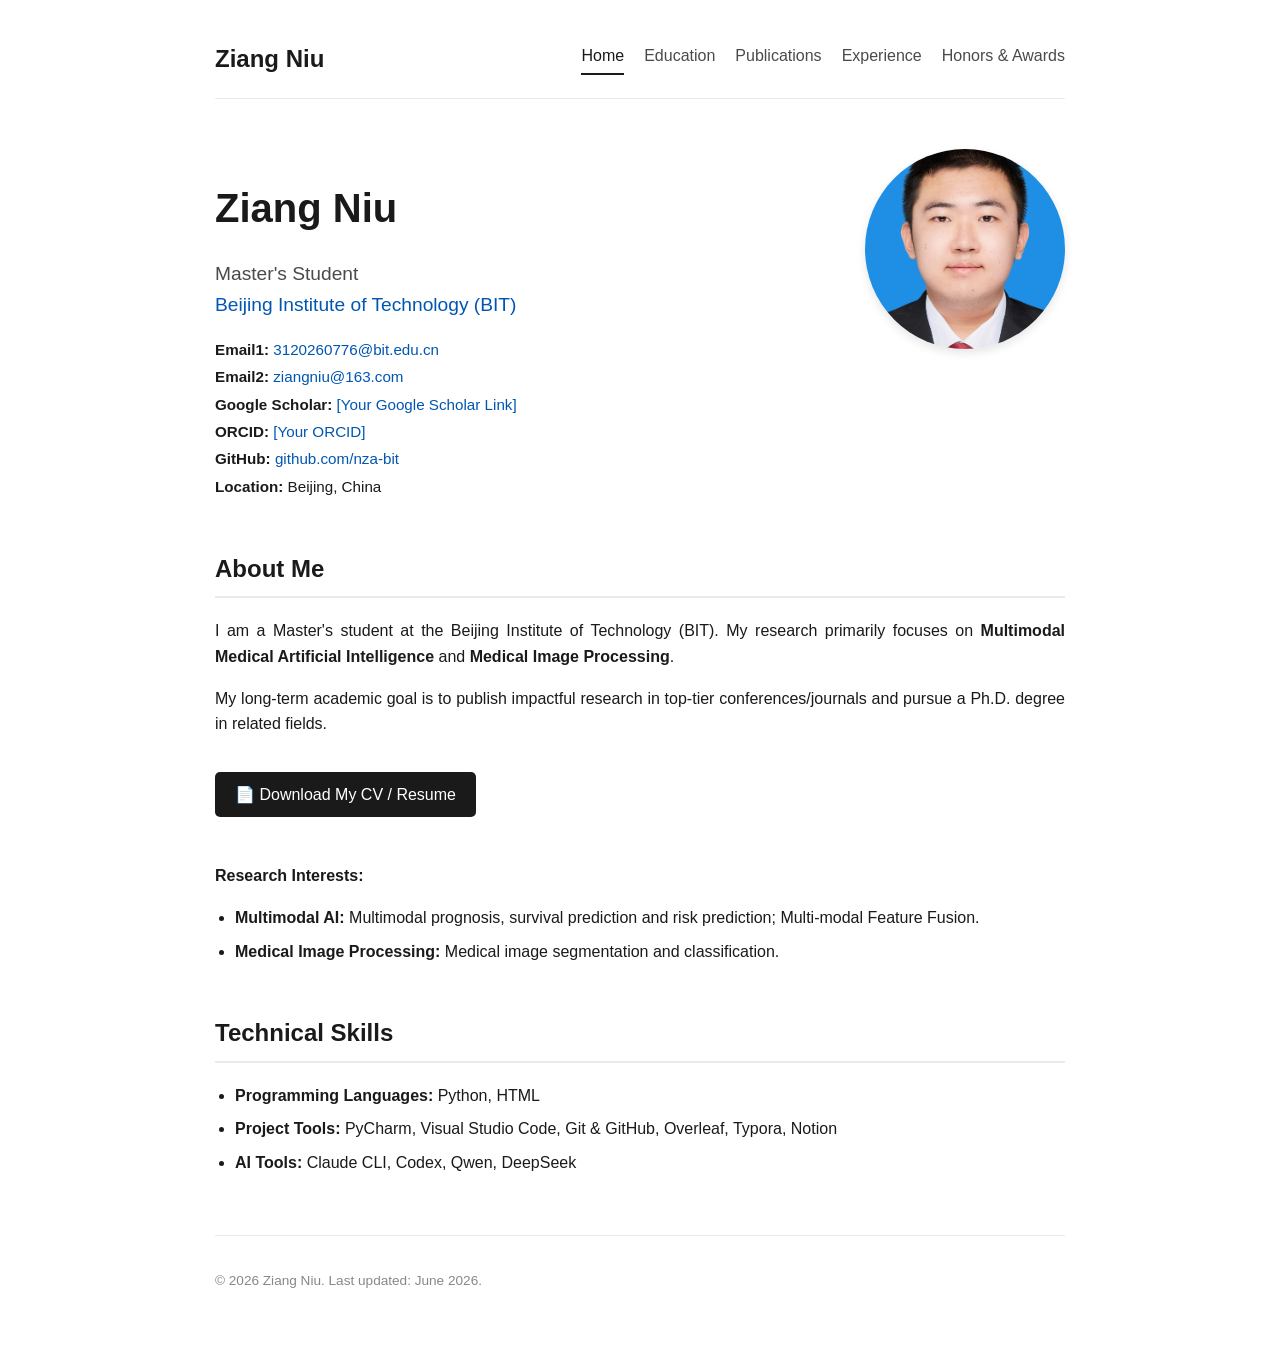
<file: index.html>
<!DOCTYPE html>
<html lang="en">
<head>
    <meta charset="UTF-8">
    <meta name="viewport" content="width=device-width, initial-scale=1.0">
    <title>Ziang Niu - Home</title>
    <link rel="stylesheet" href="style.css">
</head>
<body>

    <nav>
        <div class="nav-brand"><a href="index.html">Ziang Niu</a></div>
        <div class="nav-links">
            <a href="index.html" class="active">Home</a>
            <a href="education.html">Education</a>
            <a href="publications.html">Publications</a>
            <a href="experience.html">Experience</a>
            <a href="honors&awards.html">Honors & Awards</a>
        </div>
    </nav>

    <header class="profile-header">
        <div class="profile-text">
            <h1>Ziang Niu</h1>
            <p class="title">Master's Student <br> <a href="https://english.bit.edu.cn/" target="_blank">Beijing Institute of Technology (BIT)</a></p>
            <div class="contact-info">
                <strong>Email1:</strong> <a href="mailto:3120260776@bit.edu.cn">3120260776@bit.edu.cn</a> <br>
                <strong>Email2:</strong> <a href="mailto:ziangniu@163.com">ziangniu@163.com</a> <br>
                <strong>Google Scholar:</strong> <a href="#" target="_blank">[Your Google Scholar Link]</a> <br>
                <strong>ORCID:</strong> <a href="#" target="_blank">[Your ORCID]</a> <br>
                <strong>GitHub:</strong> <a href="https://github.com/nza-bit" target="_blank">github.com/nza-bit</a> <br>
                <strong>Location:</strong> Beijing, China
            </div>
        </div>
        <img src="ziangniu.jpg" alt="Ziang Niu" class="profile-img">
    </header>

    <section id="about">
        <h2>About Me</h2>
        <p>I am a Master's student at the Beijing Institute of Technology (BIT). My research primarily focuses on <strong>Multimodal Medical Artificial Intelligence</strong> and <strong>Medical Image Processing</strong>.</p>
        <p>My long-term academic goal is to publish impactful research in top-tier conferences/journals and pursue a Ph.D. degree in related fields.</p>
        
        <a href="Ziang_Niu_CV.pdf" target="_blank" class="btn-resume">📄 Download My CV / Resume</a>
        
        <p><strong>Research Interests:</strong></p>
        <ul>
            <li><strong>Multimodal AI:</strong> Multimodal prognosis, survival prediction and risk prediction; Multi-modal Feature Fusion.</li>
            <li><strong>Medical Image Processing:</strong> Medical image segmentation and classification.</li>
        </ul>
    </section>

    <section id="skills">
        <h2>Technical Skills</h2>
        <ul>
            <li><strong>Programming Languages:</strong> Python, HTML</li>
            <li><strong>Project Tools:</strong> PyCharm, Visual Studio Code, Git & GitHub, Overleaf, Typora, Notion</li>
            <li><strong>AI Tools:</strong> Claude CLI, Codex, Qwen, DeepSeek</li>
        </ul>
    </section>

    <footer>
        <p>&copy; 2026 Ziang Niu. Last updated: June 2026.</p>
    </footer>

</body>
</html>
</file>
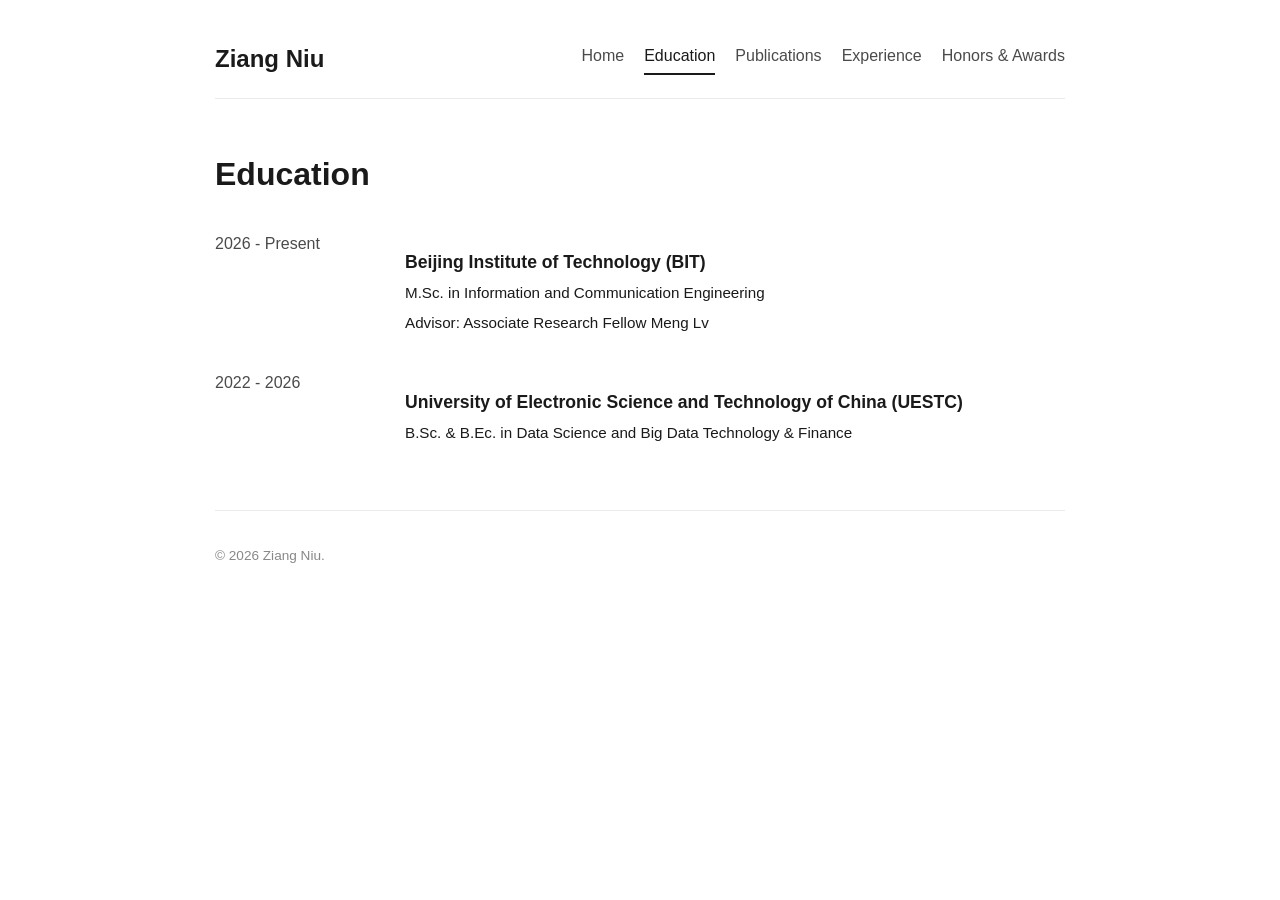
<file: education.html>
<!DOCTYPE html>
<html lang="en">
<head>
    <meta charset="UTF-8">
    <meta name="viewport" content="width=device-width, initial-scale=1.0">
    <title>Ziang Niu - Education</title>
    <link rel="stylesheet" href="style.css">
</head>
<body>

    <nav>
        <div class="nav-brand"><a href="index.html">Ziang Niu</a></div>
        <div class="nav-links">
            <a href="index.html">Home</a>
            <a href="education.html" class="active">Education</a>
            <a href="publications.html">Publications</a>
            <a href="experience.html">Experience</a>
            <a href="honors&awards.html">Honors & Awards</a>
        </div>
    </nav>

    <section id="education">
        <h1 class="page-title">Education</h1>
        
        <div class="cv-item">
            <div class="date">2026 - Present</div>
            <div class="content">
                <h3>Beijing Institute of Technology (BIT)</h3>
                <p>M.Sc. in Information and Communication Engineering</p>
                <p>Advisor: Associate Research Fellow Meng Lv</p>
            </div>
        </div>

        <div class="cv-item">
            <div class="date">2022 - 2026</div>
            <div class="content">
                <h3>University of Electronic Science and Technology of China (UESTC)</h3>
                <p>B.Sc. & B.Ec. in Data Science and Big Data Technology & Finance</p>
            </div>
        </div>
    </section>

    <footer>
        <p>&copy; 2026 Ziang Niu.</p>
    </footer>

</body>
</html>
</file>
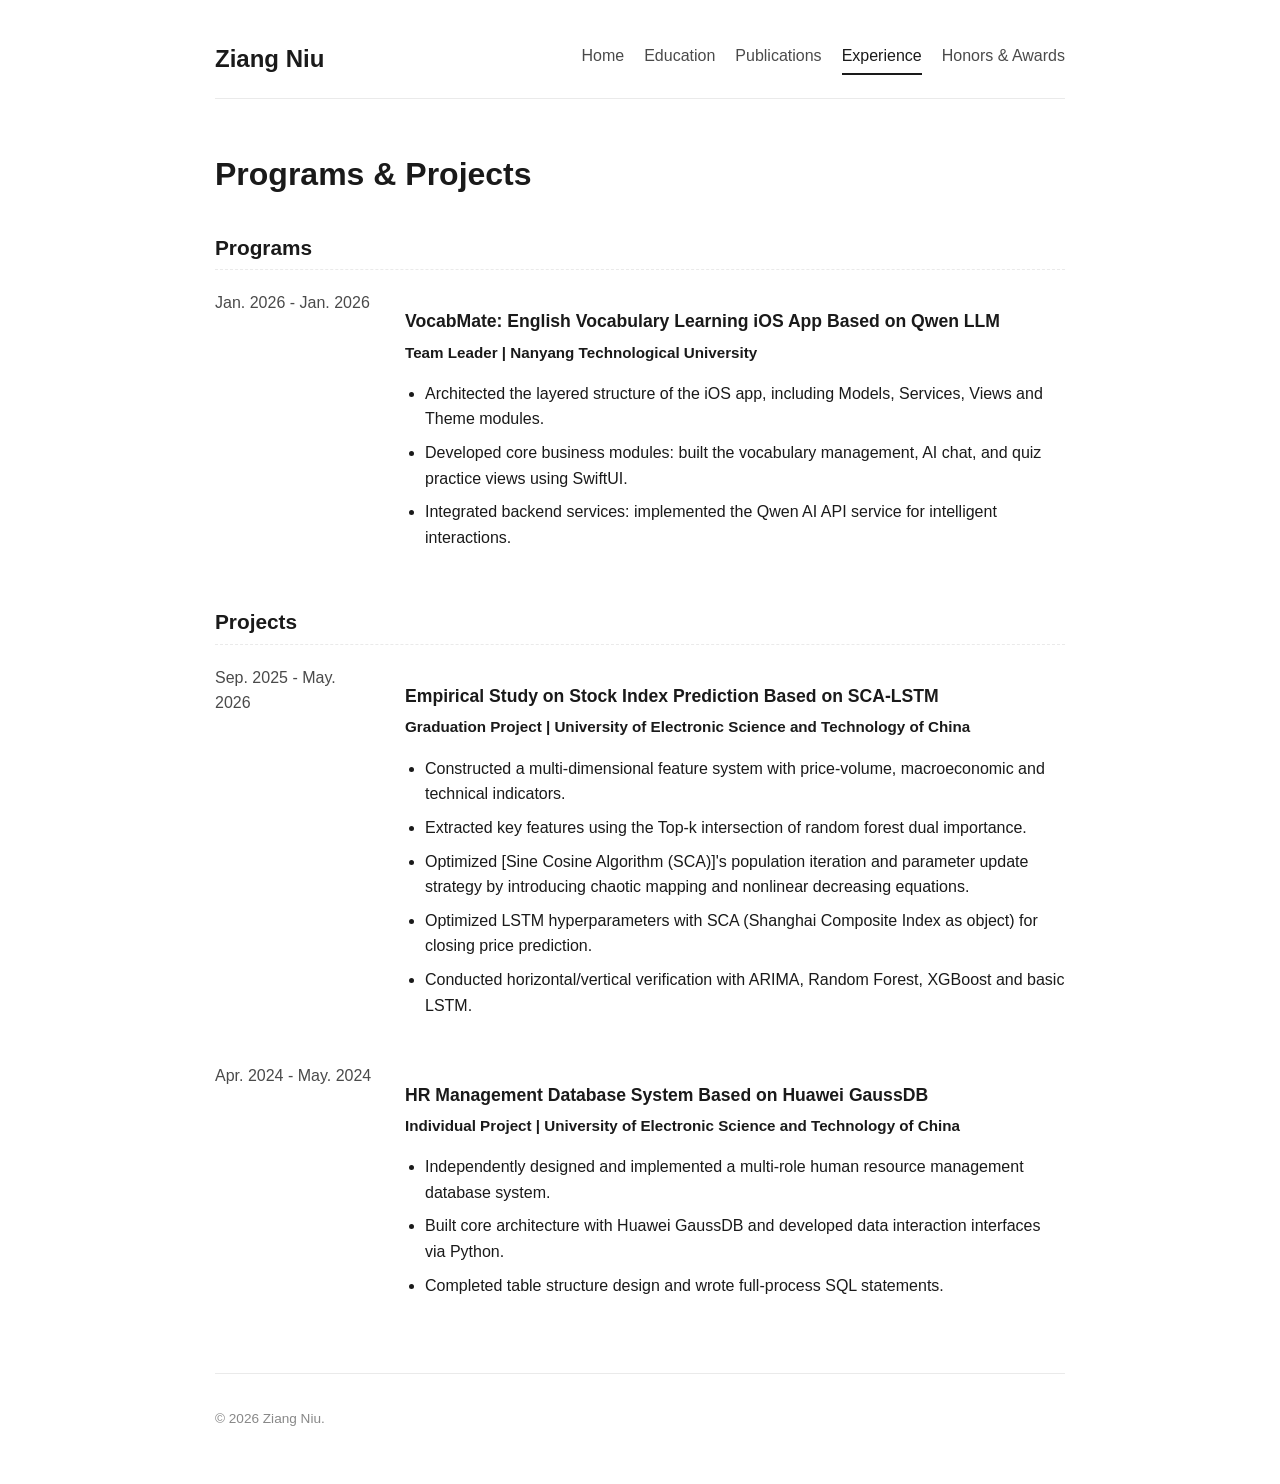
<file: experience.html>
<!DOCTYPE html>
<html lang="en">
<head>
    <meta charset="UTF-8">
    <meta name="viewport" content="width=device-width, initial-scale=1.0">
    <title>Ziang Niu - Experience</title>
    <link rel="stylesheet" href="style.css">
    <style>
        /* 复用分类标题的样式，保持网站整体风格统一 */
        .exp-category {
            font-size: 1.3rem;
            color: var(--primary-color);
            margin-top: 40px;
            margin-bottom: 20px;
            font-weight: 600;
            border-bottom: 1px dashed var(--section-border);
            padding-bottom: 5px;
        }
        .exp-category:first-of-type {
            margin-top: 20px;
        }
    </style>
</head>
<body>

    <nav>
        <div class="nav-brand"><a href="index.html">Ziang Niu</a></div>
        <div class="nav-links">
            <a href="index.html">Home</a>
            <a href="education.html">Education</a>
            <a href="publications.html">Publications</a>
            <a href="experience.html" class="active">Experience</a>
            <a href="honors&awards.html">Honors & Awards</a>
        </div>
    </nav>

    <section id="experience">
        <h1 class="page-title">Programs & Projects</h1>

        <h2 class="exp-category">Programs</h2>

        <div class="cv-item">
            <div class="date">Jan. 2026 - Jan. 2026</div>
            <div class="content">
                <h3>VocabMate: English Vocabulary Learning iOS App Based on Qwen LLM</h3>
                <p class="highlight">Team Leader | Nanyang Technological University</p>
                <ul>
                    <li>Architected the layered structure of the iOS app, including Models, Services, Views and Theme modules.</li>
                    <li>Developed core business modules: built the vocabulary management, AI chat, and quiz practice views using SwiftUI.</li>
                    <li>Integrated backend services: implemented the Qwen AI API service for intelligent interactions.</li>
                </ul>
            </div>
        </div>

        <h2 class="exp-category">Projects</h2>

        <div class="cv-item">
            <div class="date">Sep. 2025 - May. 2026</div>
            <div class="content">
                <h3>Empirical Study on Stock Index Prediction Based on SCA-LSTM</h3>
                <p class="highlight">Graduation Project | University of Electronic Science and Technology of China</p>
                <ul>
                    <li>Constructed a multi-dimensional feature system with price-volume, macroeconomic and technical indicators.</li>
                    <li>Extracted key features using the Top-k intersection of random forest dual importance.</li>
                    <li>Optimized [Sine Cosine Algorithm (SCA)]'s population iteration and parameter update strategy by introducing chaotic mapping and nonlinear decreasing equations.</li>
                    <li>Optimized LSTM hyperparameters with SCA (Shanghai Composite Index as object) for closing price prediction.</li>
                    <li>Conducted horizontal/vertical verification with ARIMA, Random Forest, XGBoost and basic LSTM.</li>
                </ul>
            </div>
        </div>

        <div class="cv-item">
            <div class="date">Apr. 2024 - May. 2024</div>
            <div class="content">
                <h3>HR Management Database System Based on Huawei GaussDB</h3>
                <p class="highlight">Individual Project | University of Electronic Science and Technology of China</p>
                <ul>
                    <li>Independently designed and implemented a multi-role human resource management database system.</li>
                    <li>Built core architecture with Huawei GaussDB and developed data interaction interfaces via Python.</li>
                    <li>Completed table structure design and wrote full-process SQL statements.</li>
                </ul>
            </div>
        </div>
        
        </section>

    <footer>
        <p>&copy; 2026 Ziang Niu.</p>
    </footer>

</body>
</html>
</file>
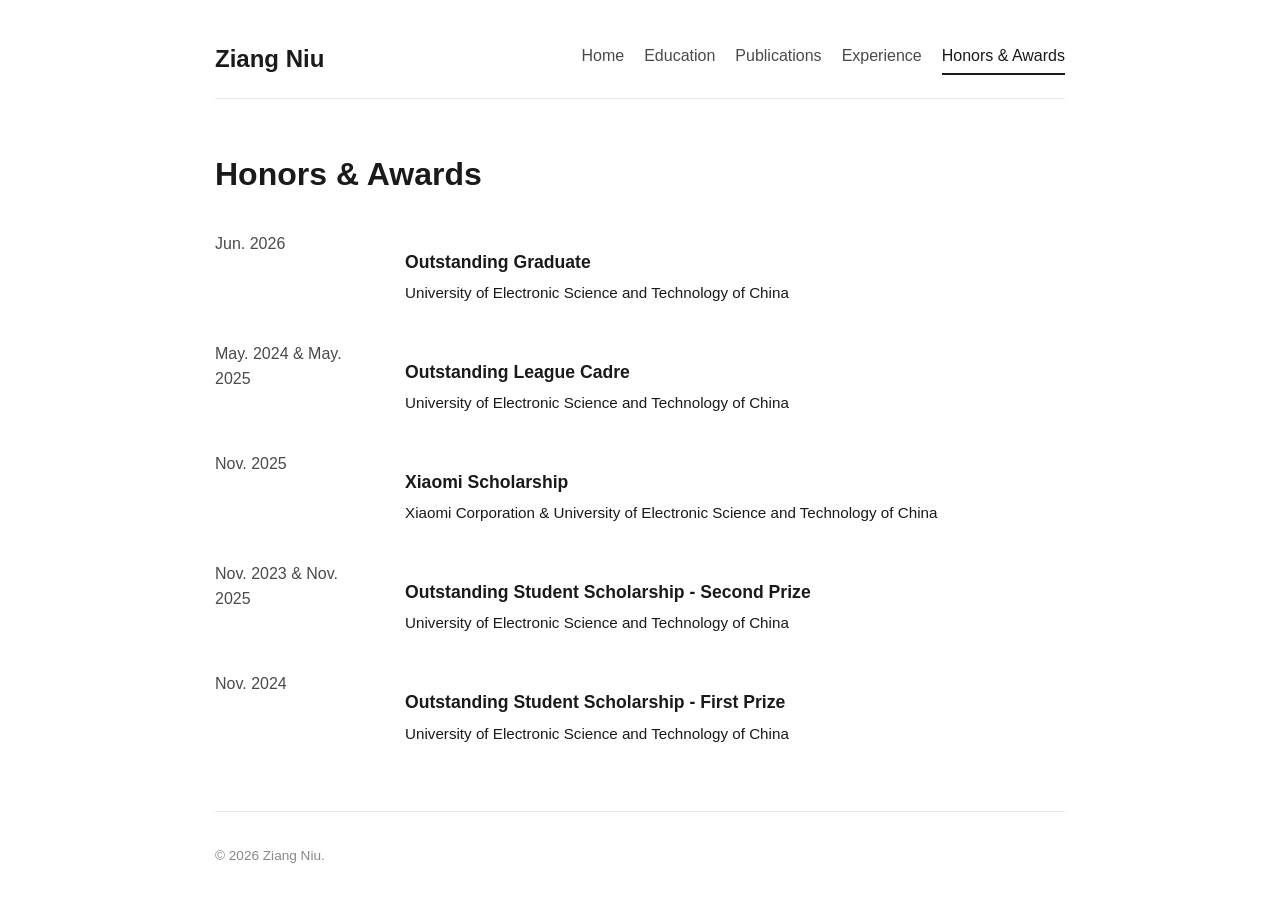
<file: honors&awards.html>
<!DOCTYPE html>
<html lang="en">
<head>
    <meta charset="UTF-8">
    <meta name="viewport" content="width=device-width, initial-scale=1.0">
    <title>Ziang Niu - Honors & Awards</title>
    <link rel="stylesheet" href="style.css">
</head>
<body>

    <nav>
        <div class="nav-brand"><a href="index.html">Ziang Niu</a></div>
        <div class="nav-links">
            <a href="index.html">Home</a>
            <a href="education.html">Education</a>
            <a href="publications.html">Publications</a>
            <a href="experience.html">Experience</a>
            <a href="honors&awards.html" class="active">Honors & Awards</a>
        </div>
    </nav>

    <section id="awards">
        <h1 class="page-title">Honors & Awards</h1>

        <div class="cv-item">
            <div class="date">Jun. 2026</div>
            <div class="content">
                <h3>Outstanding Graduate</h3>
                <p>University of Electronic Science and Technology of China</p>
            </div>
        </div>

        <div class="cv-item">
            <div class="date">May. 2024 & May. 2025</div>
            <div class="content">
                <h3>Outstanding League Cadre</h3>
                <p>University of Electronic Science and Technology of China</p>
            </div>
        </div>

        <div class="cv-item">
            <div class="date">Nov. 2025</div>
            <div class="content">
                <h3>Xiaomi Scholarship</h3>
                <p>Xiaomi Corporation & University of Electronic Science and Technology of China</p>
            </div>
        </div>
        
        <div class="cv-item">
            <div class="date">Nov. 2023 & Nov. 2025</div>
            <div class="content">
                <h3>Outstanding Student Scholarship - Second Prize</h3>
                <p>University of Electronic Science and Technology of China</p>
            </div>
        </div>

        <div class="cv-item">
            <div class="date">Nov. 2024</div>
            <div class="content">
                <h3>Outstanding Student Scholarship - First Prize</h3>
                <p>University of Electronic Science and Technology of China</p>
            </div>
        </div>
        
    </section>

    <footer>
        <p>&copy; 2026 Ziang Niu.</p>
    </footer>

</body>
</html>
</file>
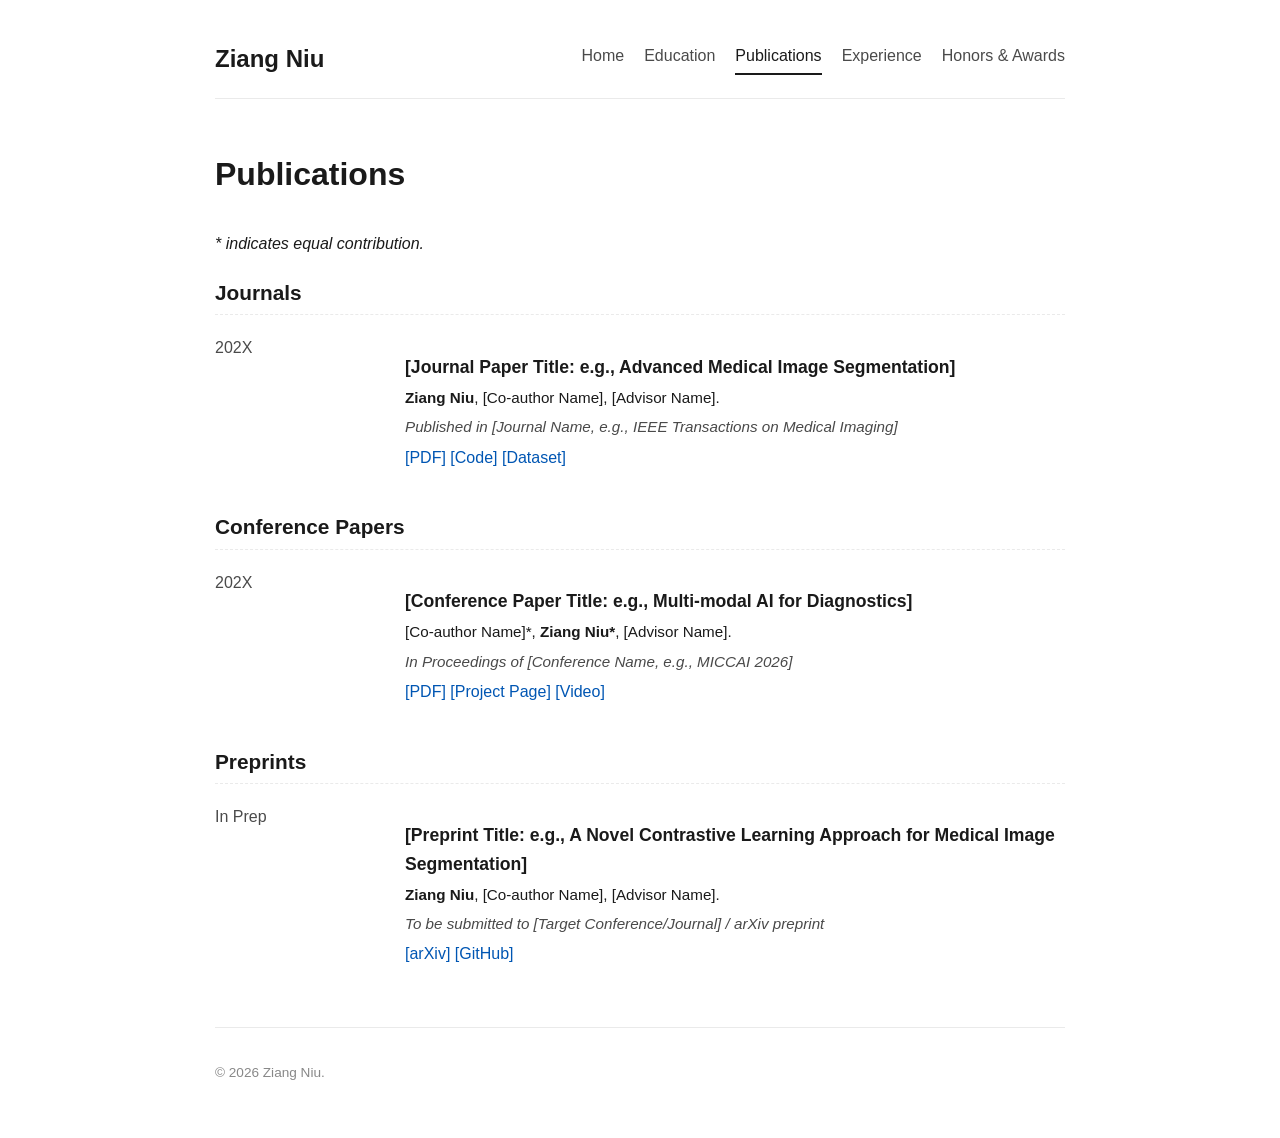
<file: publications.html>
<!DOCTYPE html>
<html lang="en">
<head>
    <meta charset="UTF-8">
    <meta name="viewport" content="width=device-width, initial-scale=1.0">
    <title>Ziang Niu - Publications</title>
    <link rel="stylesheet" href="style.css">
    <style>
        /* 针对分类标题的微调，使其在论文列表中看起来更协调 */
        .pub-category {
            font-size: 1.3rem;
            color: var(--primary-color);
            margin-top: 40px;
            margin-bottom: 20px;
            font-weight: 600;
            border-bottom: 1px dashed var(--section-border);
            padding-bottom: 5px;
        }
        /* 如果第一类上方距离过大，可以取消上边距 */
        .pub-category:first-of-type {
            margin-top: 20px;
        }
    </style>
</head>
<body>

    <nav>
        <div class="nav-brand"><a href="index.html">Ziang Niu</a></div>
        <div class="nav-links">
            <a href="index.html">Home</a>
            <a href="education.html">Education</a>
            <a href="publications.html" class="active">Publications</a>
            <a href="experience.html">Experience</a>
            <a href="honors&awards.html">Honors & Awards</a>
        </div>
    </nav>

    <section id="publications">
        <h1 class="page-title">Publications</h1>
        <p><em>* indicates equal contribution.</em></p>
        
        <h2 class="pub-category">Journals</h2>
        
        <div class="cv-item">
            <div class="date">202X</div>
            <div class="content">
                <h3>[Journal Paper Title: e.g., Advanced Medical Image Segmentation]</h3>
                <p><strong>Ziang Niu</strong>, [Co-author Name], [Advisor Name].</p>
                <p class="pub-venue">Published in [Journal Name, e.g., IEEE Transactions on Medical Imaging]</p>
                <div class="pub-links">
                    <a href="#" target="_blank">[PDF]</a>
                    <a href="#" target="_blank">[Code]</a>
                    <a href="#" target="_blank">[Dataset]</a>
                </div>
            </div>
        </div>

        <h2 class="pub-category">Conference Papers</h2>
        
        <div class="cv-item">
            <div class="date">202X</div>
            <div class="content">
                <h3>[Conference Paper Title: e.g., Multi-modal AI for Diagnostics]</h3>
                <p>[Co-author Name]*, <strong>Ziang Niu*</strong>, [Advisor Name].</p>
                <p class="pub-venue">In Proceedings of [Conference Name, e.g., MICCAI 2026]</p>
                <div class="pub-links">
                    <a href="#" target="_blank">[PDF]</a>
                    <a href="#" target="_blank">[Project Page]</a>
                    <a href="#" target="_blank">[Video]</a>
                </div>
            </div>
        </div>

        <h2 class="pub-category">Preprints</h2>
        
        <div class="cv-item">
            <div class="date">In Prep</div>
            <div class="content">
                <h3>[Preprint Title: e.g., A Novel Contrastive Learning Approach for Medical Image Segmentation]</h3>
                <p><strong>Ziang Niu</strong>, [Co-author Name], [Advisor Name].</p>
                <p class="pub-venue">To be submitted to [Target Conference/Journal] / arXiv preprint</p>
                <div class="pub-links">
                    <a href="#" target="_blank">[arXiv]</a>
                    <a href="#" target="_blank">[GitHub]</a>
                </div>
            </div>
        </div>

    </section>

    <footer>
        <p>&copy; 2026 Ziang Niu.</p>
    </footer>

</body>
</html>
</file>
<file: style.css>
/* Base and Typography */
:root {
    --primary-color: #1a1a1a;
    --secondary-color: #4a4a4a;
    --link-color: #0056b3;
    --link-hover: #003d82;
    --bg-color: #ffffff;
    --section-border: #eaeaea;
}
body {
    font-family: "Helvetica Neue", Helvetica, Arial, sans-serif;
    line-height: 1.6;
    color: var(--primary-color);
    background-color: var(--bg-color);
    max-width: 850px;
    margin: 0 auto;
    padding: 40px 20px;
}
a {
    color: var(--link-color);
    text-decoration: none;
}
a:hover {
    text-decoration: underline;
    color: var(--link-hover);
}

/* Navigation */
nav {
    display: flex;
    justify-content: space-between;
    align-items: center;
    margin-bottom: 50px;
    padding-bottom: 20px;
    border-bottom: 1px solid var(--section-border);
}
.nav-brand a {
    font-size: 1.5rem;
    font-weight: bold;
    color: var(--primary-color);
    text-decoration: none;
}
.nav-brand a:hover {
    text-decoration: none;
}
.nav-links {
    display: flex;
    gap: 20px;
}
.nav-links a {
    font-weight: 500;
    color: var(--secondary-color);
    padding-bottom: 5px;
}
.nav-links a:hover, .nav-links a.active {
    color: var(--primary-color);
    text-decoration: none;
    border-bottom: 2px solid var(--primary-color);
}

/* Header / Profile Section (Home Page Only) */
.profile-header {
    display: flex;
    align-items: flex-start;
    margin-bottom: 50px;
    gap: 40px;
}
.profile-text {
    flex: 1;
}
.profile-text h1 {
    font-size: 2.5rem;
    margin-bottom: 5px;
    font-weight: 600;
}
.profile-text .title {
    font-size: 1.2rem;
    color: var(--secondary-color);
    margin-bottom: 15px;
}
.contact-info {
    line-height: 1.8;
    font-size: 0.95rem;
}
.profile-img {
    width: 200px;
    height: 200px;
    border-radius: 50%;
    object-fit: cover;
    box-shadow: 0 4px 10px rgba(0,0,0,0.1);
}

/* Sections */
section {
    margin-bottom: 50px;
}
.page-title {
    font-size: 2rem;
    margin-bottom: 30px;
    color: var(--primary-color);
    font-weight: 600;
}
h2 {
    font-size: 1.5rem;
    color: var(--primary-color);
    border-bottom: 2px solid var(--section-border);
    padding-bottom: 8px;
    margin-bottom: 20px;
    font-weight: 600;
}
p {
    margin-bottom: 15px;
    text-align: justify;
}
ul {
    margin-bottom: 15px;
    padding-left: 20px;
}
li {
    margin-bottom: 8px;
}

/* CV Items (Education, Experience, Publications) */
.cv-item {
    display: flex;
    margin-bottom: 30px;
    gap: 30px; /* 在左侧日期和右侧内容之间强制增加 30px 的间距 */
}
.cv-item .date {
    flex: 0 0 160px; /* 固定日期栏的宽度为 160px，防止被右侧内容挤压 */
    font-weight: 500;
    color: var(--secondary-color);
}
.cv-item .content {
    flex: 1;
}
.cv-item h3 {
    font-size: 1.1rem;
    margin-bottom: 5px;
    font-weight: 600;
}
.cv-item p {
    margin: 0 0 5px 0;
    font-size: 0.95rem;
}
.cv-item .highlight {
    font-weight: bold;
}
.pub-venue {
    font-style: italic;
    color: var(--secondary-color);
}

/* Footer */
footer {
    text-align: center;
    margin-top: 60px;
    padding-top: 20px;
    border-top: 1px solid var(--section-border);
    font-size: 0.85rem;
    color: #888;
}

/* Responsive */
@media (max-width: 768px) {
    nav {
        flex-direction: column;
        gap: 15px;
    }
    .profile-header {
        flex-direction: column-reverse;
        align-items: center;
        text-align: center;
    }
    .cv-item {
        flex-direction: column;
    }
    .cv-item .date {
        margin-bottom: 5px;
    }
}
/* Resume Button Style */
.btn-resume {
    display: inline-block;
    background-color: var(--primary-color);
    color: var(--bg-color);
    padding: 10px 20px;
    border-radius: 5px;
    text-decoration: none;
    font-weight: 500;
    margin-top: 20px;
    margin-bottom: 30px;
    transition: background-color 0.3s ease;
}

.btn-resume:hover {
    background-color: var(--secondary-color);
    color: var(--bg-color);
    text-decoration: none;
}
</file>
